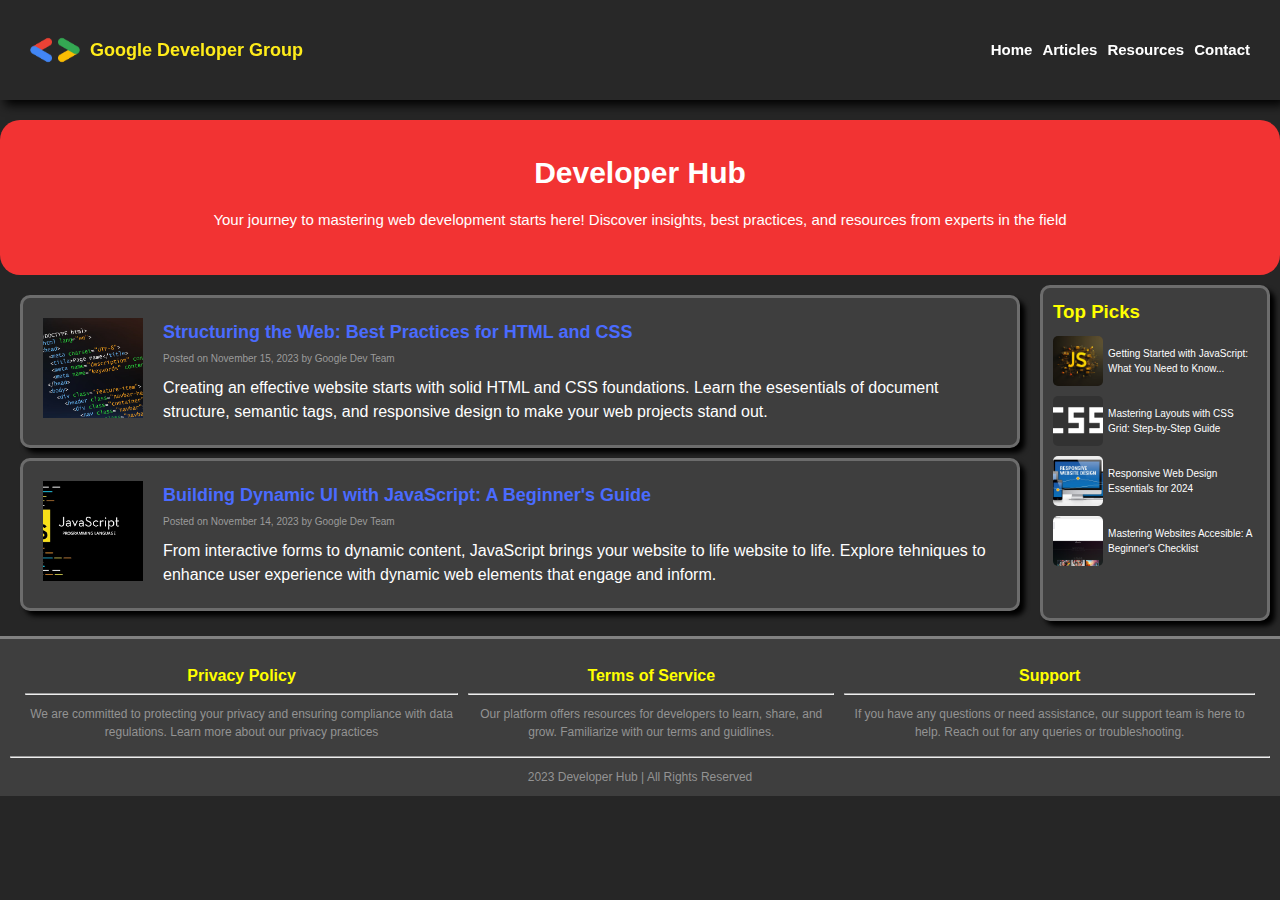
<file: Project/index.html>
<!DOCTYPE html>
<html lang="en">
  <head>
    <meta charset="UTF-8" />
    <meta name="viewport" content="width=device-width, initial-scale=1.0" />
    <title>Google-Themed Developer Hub</title>
    <link rel="stylesheet" href="style.css" >
  </head>
  <body>
    <div>
      <header>
        <nav class="navbar">
          <nav class="navbar-container">
          <!-- Step 1.1: Create a div for the logo container -->
           <div class="logo-container">
            <img class="logo-img-container" src="./assets/images/GDG-LOGO.png" alt="GDG Logo">
            <p>Google Developer Group</p>
           
           </div> 
           <ul class="nav-links-container">
              <li><a href="#">Home</a></li>
              <li><a href="#">Articles</a></li>
              <li><a href="#">Resources</a></li>
              <li><a href="#">Contact</a></li>
            </ul>
          <!-- Step 1.2: Inside the div, add an image element for the logo and a paragraph for the brand name -->
          <!-- Step 1.3: Create an unordered list for navigation links -->
          <!-- Step 1.4: Inside the unordered list, include the navigation items: Home, Articles, Resources, Contact -->
        </nav>
        </nav>
        
        <section>
          <div class="header-banner-container">
            <h1>Developer Hub</h1>
            <p>Your journey to mastering web development starts here! Discover insights, best practices, and resources from experts in the field</p>
          </div>
          <!-- Step 2.1: Create a div for the container of the introductory part -->
          <!-- Step 2.2: Inside the div, create a heading for the main title of the website, "Developer Hub" -->
          <!-- Step 2.3: Inside the div, create a paragraph describing the website. Example: "Your journey to mastering web development starts here..." -->
        </section>
      </header>

      <main class="main">
        <div class="main-posts" >
          <!-- Step 3.1: Create a div to contain the main blog posts -->
          <article>
            <!-- Step 3.2: Create an article element to group individual blog posts -->
            <div class="post">
              <!-- Step 3.3: Create a div for a single blog post -->
              <div class="post-image">
                <img src="./assets/images/post1.jpg" alt="HTML & CSS Code Snippet">
                <!-- Step 3.4: Inside the blog post div, create a div for the "post-image" -->
                <!-- Add an image for the blog post: src="assets/images/post1.jpg", alt="HTML & CSS Code Snippet" -->
              </div>
              <div class="post-content">
                <h2>Structuring the Web: Best Practices for HTML and CSS</h2>
                <p class="post-meta">Posted on November 15, 2023 by Google Dev Team</p>
                <p>Creating an effective website starts with solid HTML and CSS foundations. Learn the esesentials of document structure, semantic tags, and responsive design to make your web projects stand out.</p>
                <!-- Step 3.5: Inside the blog post div, create a div for the "post-content" -->
                <!-- Create an h2 for the blog post title -->
                <!-- Add a paragraph for the post metadata (e.g., "Posted on November 15, 2023 by Google Dev Team") -->
                <!-- Add a paragraph for the post summary (e.g., "Creating an effective website starts with solid HTML...") -->
              </div>
            </div>

            <!-- Step 3.6: Using the instructions above, create two more blog posts -->
            <div class="post">
              <div class="post-image">
                <img src="./assets/images/post2.png" alt="JavaScript Programming Language">
              </div>
              <div class="post-content">
                <h2>Building Dynamic UI with JavaScript: A Beginner's Guide</h2>
                <p class="post-meta">Posted on November 14, 2023 by Google Dev Team</p>
                <p>From interactive forms to dynamic content, JavaScript brings your website to life website to life. Explore tehniques to enhance user experience with dynamic web elements that engage and inform.</p>
              </div>
              <!-- Include the following for this post: src="assets/images/post2.png", title="Building Dynamic UI with JavaScript", metadata="Posted on November 14, 2023 by Google Dev Team", summary="From interactive forms to dynamic content, JavaScript brings your website to life..." -->
            </div>

          </article>
        </div>

        <aside class="sidebar">
          <!-- Step 4.1: Create an aside section for the sidebar -->
          <div class="popular-posts-side">
            <h3>Top Picks</h3>
            <!-- Step 4.2: Create a div for "popular-posts-side" -->
            <!-- Step 4.3: Add a subheading for the popular posts, e.g., "Top Picks" -->
            <!-- Step 4.4: Inside the "popular-posts-side", create multiple divs for popular posts -->
            <div class="popular-post">
              <img src="./assets/images/aside1.jpg" alt="pretty JS">
              <p>Getting Started with JavaScript: What You Need to Know...</p>
              <!-- For this post, include: src="assets/images/aside1.jpg", title="Getting Started with JavaScript", description="Explore the essentials of JavaScript for beginners..." -->
            </div>
            <div class="popular-post">
              <img src="assets/images/aside2.png" alt="CSS text">
              <p>Mastering Layouts with CSS Grid: Step-by-Step Guide</p>
              <!-- For this post, include: src="assets/images/aside2.png", title="CSS Grid Mastery", description="Learn how to create flexible layouts with CSS Grid..." -->
            </div>
            <div class="popular-post">
              <img src="./assets/images/aside3.jpg" alt="Responsive Website Design">
              <p>Responsive Web Design Essentials for 2024</p>
              <!-- For this post, include: src="assets/images/aside3.jpg", title="Responsive Design Essentials", description="Tips and tricks to build responsive websites in 2024..." -->
            </div>
            <div class="popular-post">
              <img src="assets/images/aside4.png" alt="">
              <p>Mastering Websites Accesible: A Beginner's Checklist</p>
            </div>
          </div>

          <div class="social-side">
            <!-- Step 4.5: Create a div for "social-side" -->

            <!-- Add a subheading, e.g., "Follow Us" -->
            <!-- Add anchor tags with social media images for Facebook, Twitter, Instagram, and LinkedIn -->
          </div>
        </aside>
      </main>

      <footer class="footer">
        <!-- Step 5.1: Create a div for the "footerBoxes" -->
        <div class="puter">
          <div class="footerBox">
            <h4>Privacy Policy</h4>
            <hr>
            <p>We are committed to protecting your privacy and ensuring compliance with data regulations. Learn more about our privacy practices</p>
          </div>
          <div class="footerBox">
            <h4>Terms of Service</h4>
            <hr>
            <p>Our platform offers resources for developers to learn, share, and grow. Familiarize with our terms and guidlines.</p>
          </div>
          <div class="footerBox">
            <h4>Support</h4>
            <hr>
            <p>If you have any questions or need assistance, our support team is here to help. Reach out for any queries or troubleshooting.</p>
          </div>
          <!-- Step 5.2: Inside the div, create individual "footerBox" divs for Privacy Policy, Terms of Service, and Support -->
          <!-- For Privacy Policy: Add an h3, an hr, and a paragraph explaining the policy -->
          <!-- For Terms of Service: Add an h3, an hr, and a paragraph explaining the terms -->
          <!-- For Support: Add an h3, an hr, and a paragraph explaining how to contact support -->
        </div>
        <hr />
        <!-- Step 5.3: Add a horizontal line as a separator -->
        <p >2023 Developer Hub | All Rights Reserved</p>
        <!-- Step 5.4: Add a paragraph for the copyright notice -->
      </footer>
    </div>
  </body>
</html>
</file>
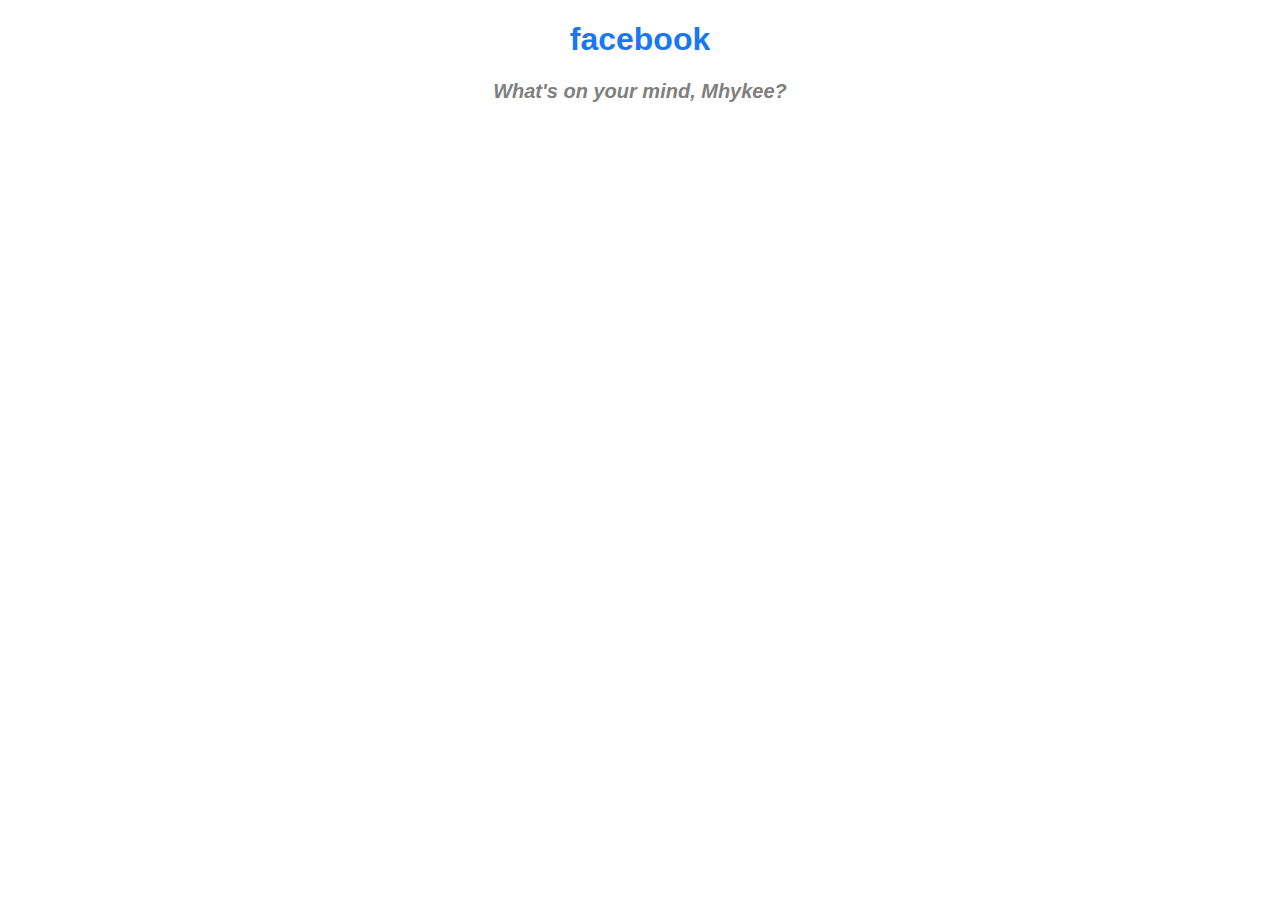
<file: Assigments-Exercises/CSS-Assigments/CSS-1/CSS1.html>
<!DOCTYPE html>

<html lang="en">

    <head>
        <meta charset="UTF-8">
        <meta name="viewport" content="width=device-width, initial-scale=1.0">
        <title>Facebook Logo Text</title>
        <link rel="stylesheet" href="./CSS1.css">
    </head>

    <body>
        <h1 class="fb-text-style">facebook</h1>
        <p class="fb-text-style">What's on your mind, Mhykee?</p>
    </body>

</html>
</file>
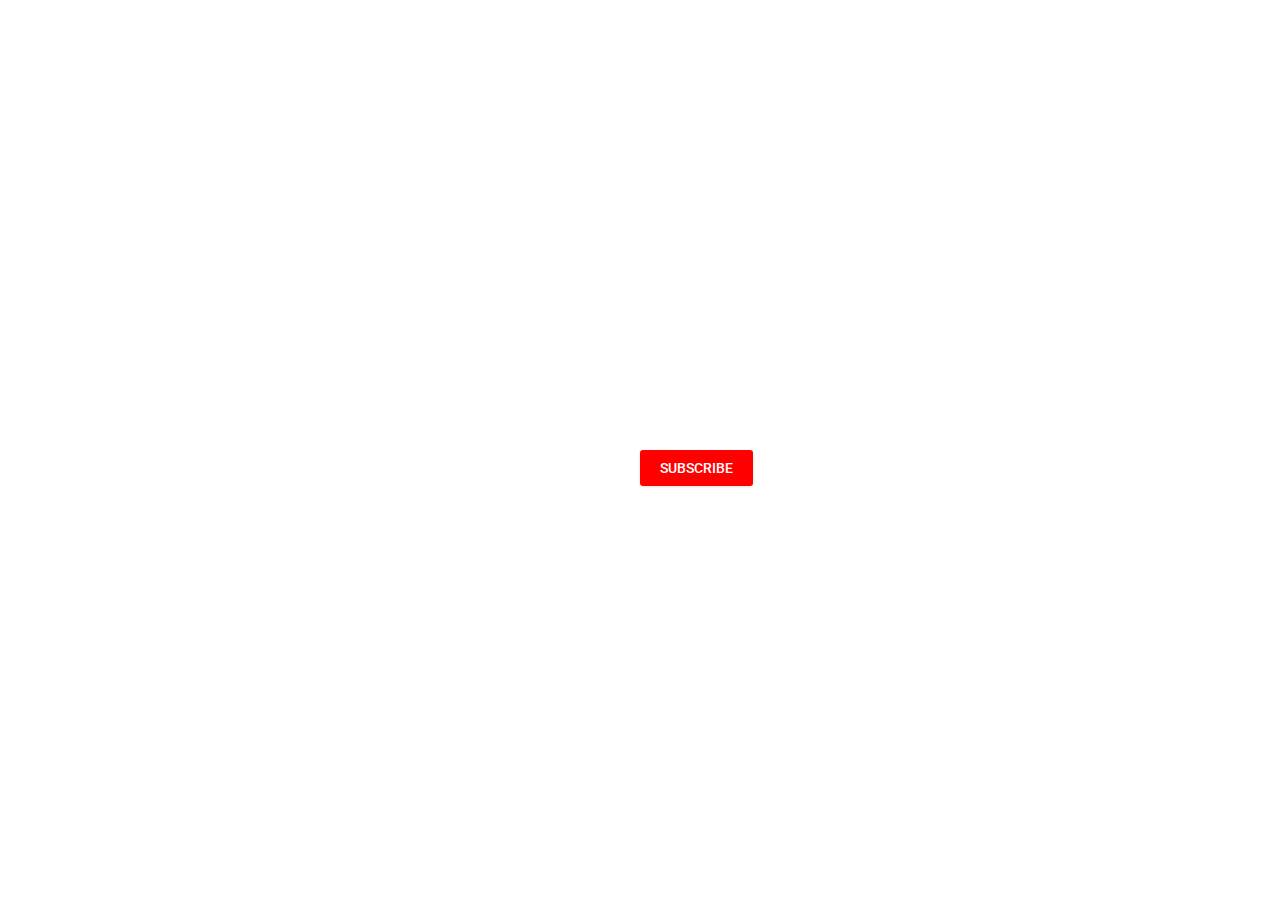
<file: Assigments-Exercises/CSS-Assigments/CSS-2/CSS2.html>
<!DOCTYPE html>
<html lang="en">
<head>
    <meta charset="UTF-8">
    <meta name="viewport" content="width=device-width, initial-scale=1.0">
    <link rel = "stylesheet" href = "CSS2.css">
    <link rel="preconnect" href="https://fonts.googleapis.com">
    <link rel="preconnect" href="https://fonts.gstatic.com" crossorigin>
    <link href="https://fonts.googleapis.com/css2?family=Roboto:ital,wght@0,100;0,300;0,400;0,500;0,700;0,900;1,100;1,300;1,400;1,500;1,700;1,900&display=swap" rel="stylesheet">
    <title>Button Styling</title>
</head>
<body>
    <div style =
    "position: absolute;
    left: 50%;
    right: 50%;
    top: 50%;">
        <button class = "subscribe-button">
            SUBSCRIBE
        </button>
    </div>
</body>
</html>
</file>
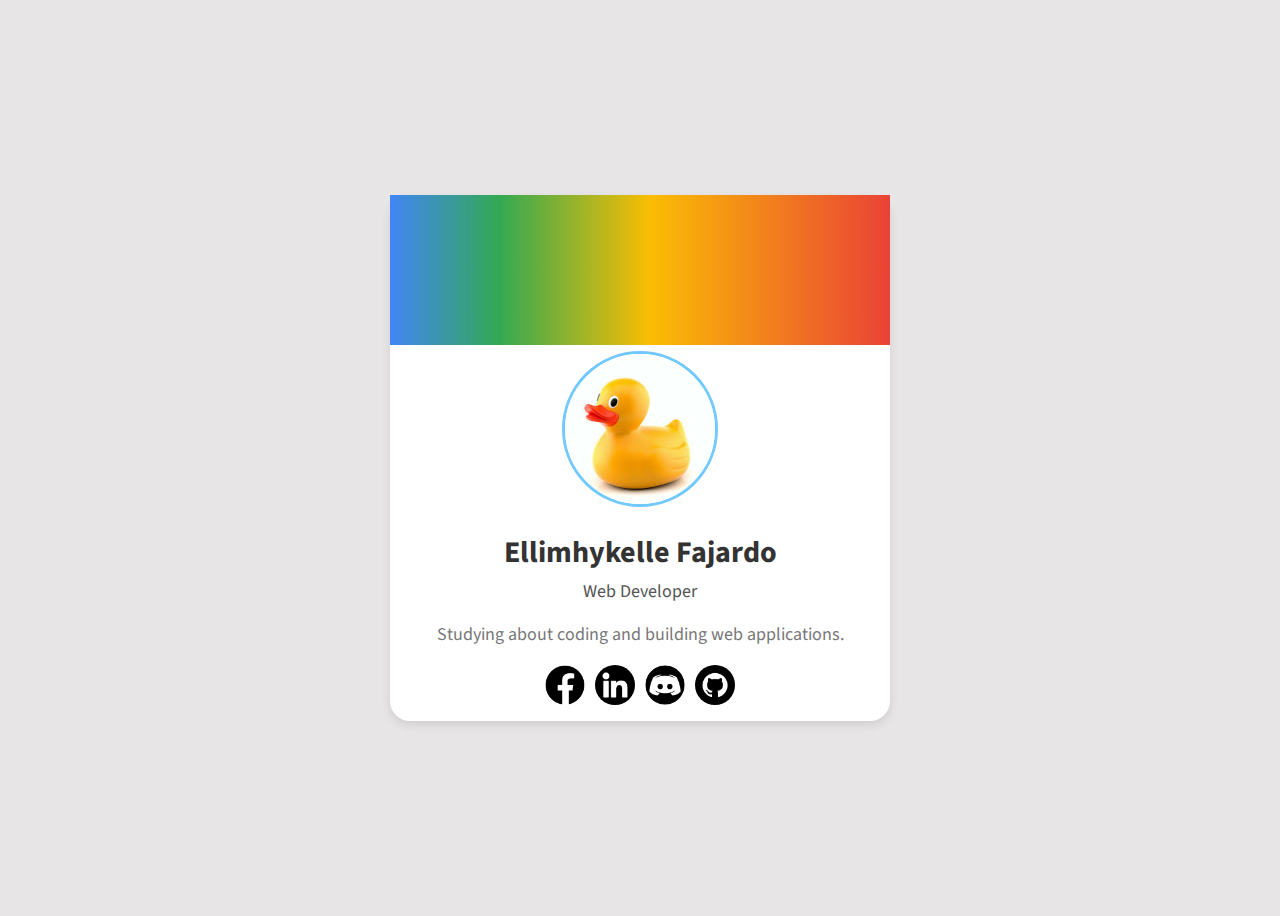
<file: Assigments-Exercises/CSS-Assigments/CSS-3/CSS3.html>
<!DOCTYPE html>
<html lang="en">
<head>
    <meta charset="UTF-8">
    <meta name="viewport" content="width=device-width, initial-scale=1.0">
    <title>Profile Card</title>
    <link rel="stylesheet" href="CSS3.css">
    <link rel="preconnect" href="https://fonts.googleapis.com">
    <link rel="preconnect" href="https://fonts.gstatic.com" crossorigin>
    <link href="https://fonts.googleapis.com/css2?family=Source+Sans+3:ital,wght@0,200..900;1,200..900&display=swap" rel="stylesheet">
</head>
<body>
    <div class="profile-card">
        <div class="cover-photo">
            <img src="./images/cover-photo.png" alt="Cover Photo">
        </div>
        <div class="profile-content">
            <div class="profile-picture">
                <img src="./images/rubberduck.jpg" alt="Profile Picture">
            </div>
            <div class="profile-info">
                <h2>Ellimhykelle Fajardo</h2>
                <p class="title">Web Developer</p>
                <p class="bio">Studying about coding and building web applications.</p>
            </div>
        </div>
        <div class="social">
            <ul>
                <li><a href="https://www.facebook.com/ellimhykellepfajardo/" target="_blank"><img src="images/facebook.png" alt="Facebook"></a></li>
                <li><a href="https://www.linkedin.com/in/ellimhykelle-fajardo-9530651a8/" target="_blank"><img src="images/linkedin.png" alt="LinkedIn"></a></li>
                <li><a href="http://discordapp.com/users/keeaboo" target="_blank"><img src="images/discord (1).png" alt="Discord"></a></li>
                <li><a href="https://github.com/keeaboo" target="_blank"><img src="images/github.png" alt="GitHub"></a></li>
            </ul>
        </div>        
    </div>
</body>
</html>
</file>
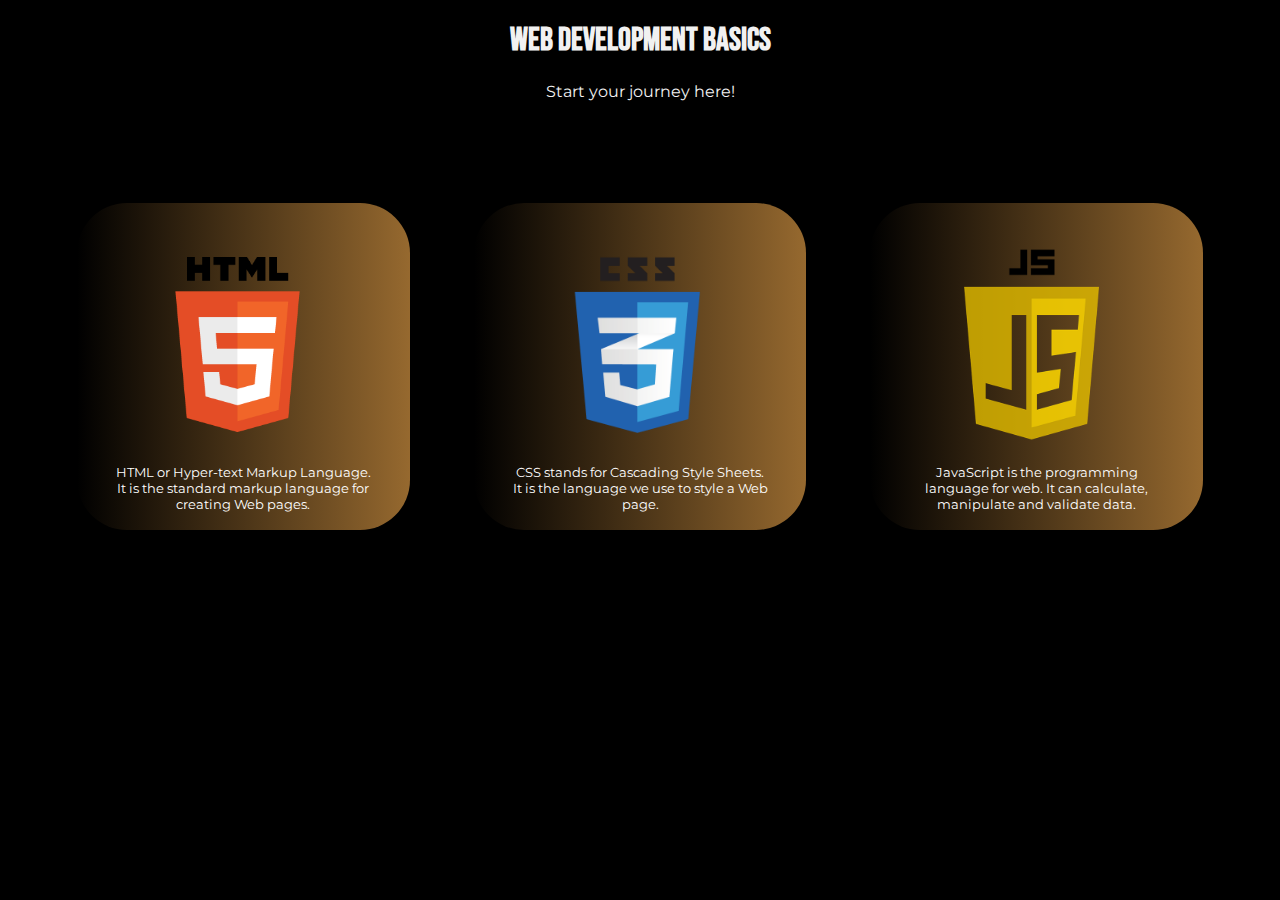
<file: Assigments-Exercises/CSS-Assigments/CSS-4/CSS4.html>
<!DOCTYPE html>
<html lang="en">
<head>
    <meta charset="UTF-8">
    <meta name="viewport" content="width=device-width, initial-scale=1.0">
    <link rel="stylesheet" href="CSS4.css">
    <link rel="preconnect" href="https://fonts.googleapis.com">
    <link rel="preconnect" href="https://fonts.gstatic.com" crossorigin>
    <link href="https://fonts.googleapis.com/css2?family=Source+Sans+3:ital,wght@0,200..900;1,200..900&display=swap" rel="stylesheet">
    <title>Flexbox Layout</title>
</head>
<body>
    <h1>Web Development Basics</h1>
    <p id="subtitle">Start your journey here!</p>

    <div class="flexboxContainer">

            <div id = "box1">
                <a href="https://www.w3schools.com/html/html_intro.asp" target="_blank">

                    <img src="./images/logoHtml.png" alt="html logo.png">
                    <p>HTML or Hyper-text Markup Language. It is the standard markup language for creating Web pages.</p>
                </a>
            </div>

            <div id = "box2">
                <a href="https://www.w3schools.com/css/default.asp" target="_blank">

                    <img src="./images/logoCss.png" alt="html logo.png">
                    <p>CSS stands for Cascading Style Sheets. It is the language we use to style a Web page.</p>
                </a>
            </div>

            <div id = "box3">
                <a href="https://www.w3schools.com/js/default.asp" target="_blank">
                    <img src="./images/logoJs.png" alt="html logo.png">
                    <p>JavaScript is the programming language for web. It can calculate, manipulate and validate data.</p>
                </a>
            </div>
            
    </div>
        
</body>
</html>
</file>
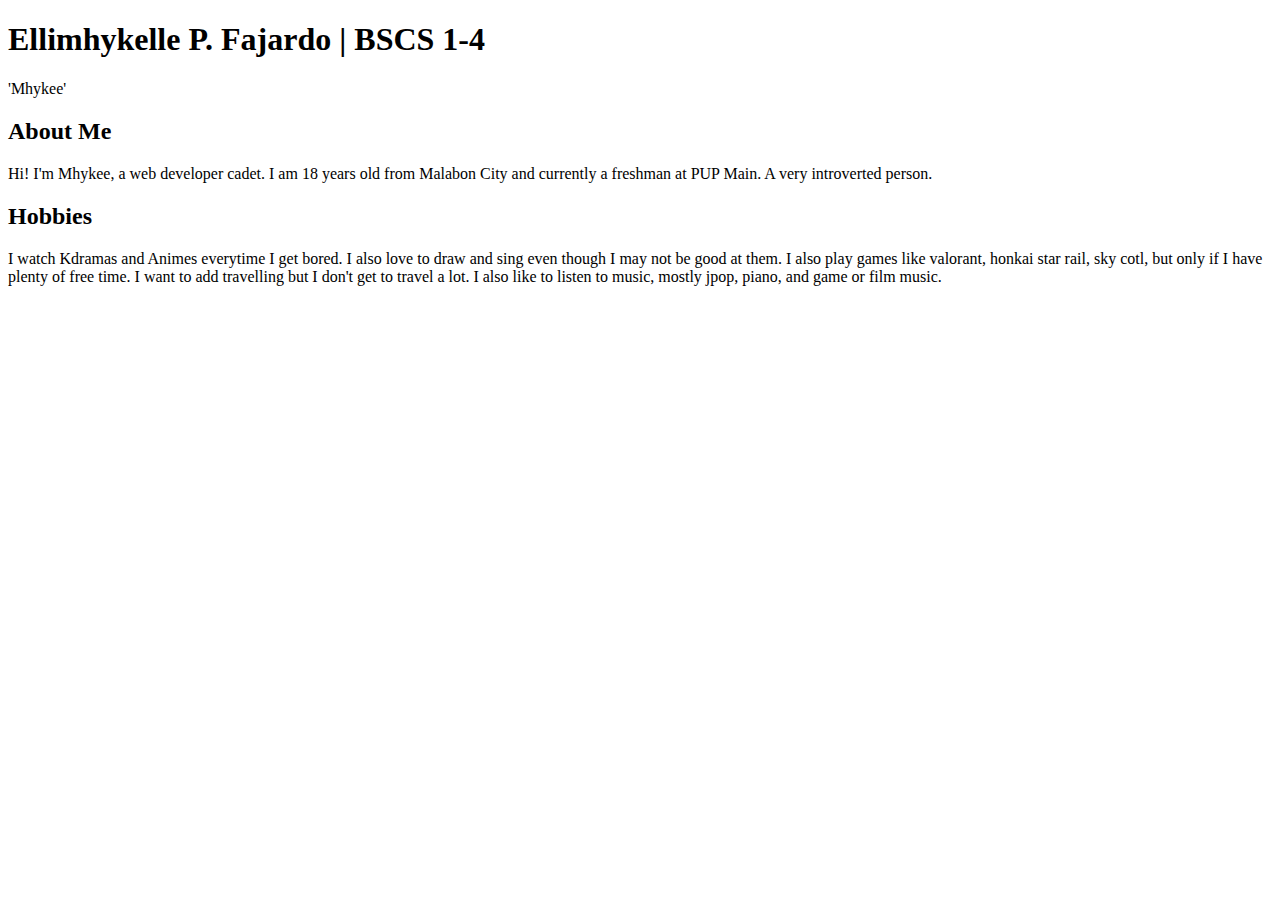
<file: Assigments-Exercises/HTML-Assigments/HTML-2/HTML-2.html>
<!DOCTYPE html>
<html>
<head>
    <title>Ellimhykelle Fajardo</title>
</head>
<body>
    <h1>Ellimhykelle P. Fajardo | BSCS 1-4 </h1>
    <p>'Mhykee'</p>
    <h2>About Me</h2>
    <p>Hi! I'm Mhykee, a web developer cadet. I am 18 years old from Malabon City and currently a freshman at PUP Main. A very introverted person.</p>
    <h2>Hobbies</h2>
    <p>I watch Kdramas and Animes everytime I get bored. I also love to draw and sing even though I may not be good at them. I also play games like valorant, honkai star rail, sky cotl, but only if I have plenty of free time. I want to add travelling but I don't get to travel a lot. I also like to listen to music, mostly jpop, piano, and game or film music.</p>
</body>
</html>
</file>
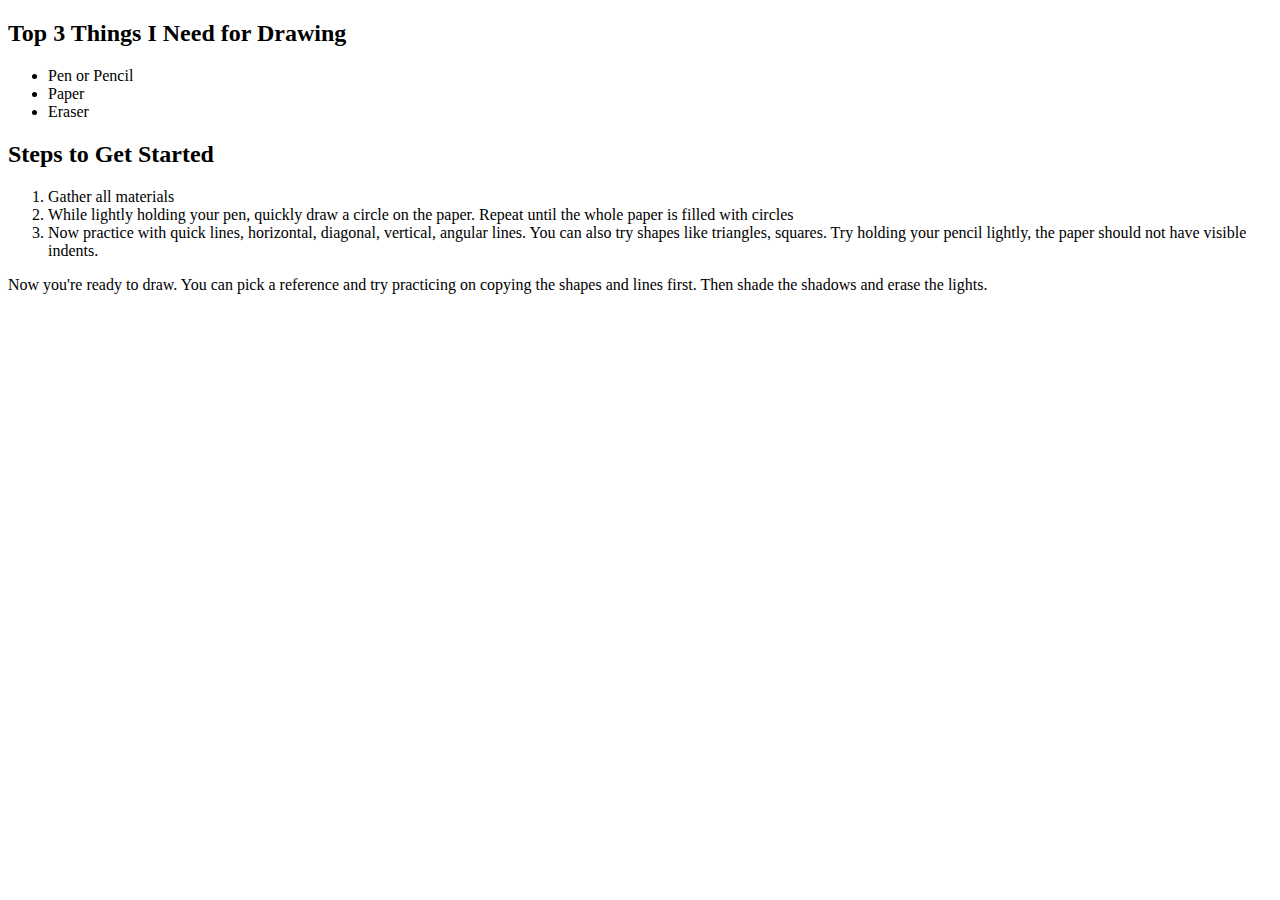
<file: Assigments-Exercises/HTML-Assigments/HTML-4/HTML-4.html>
<!DOCTYPE html>
<html lang="en">
  <head>
    <meta charset="UTF-8" />
    <meta name="viewport" content="width=device-width, initial-scale=1.0" />
    <title>Favorites List</title>
  </head>
  <body>
    <h2>Top 3 Things I Need for Drawing</h2>
        <ul>
            <li>Pen or Pencil</li>
            <li>Paper</li>
            <li>Eraser</li>
        </ul>
    <h2>Steps to Get Started</h2>
        <ol>
            <li>Gather all materials</li>
            <li>While lightly holding your pen, quickly draw a circle on the paper. Repeat until the whole paper is filled with circles</li>
            <li>Now practice with quick lines, horizontal, diagonal, vertical, angular lines. You can also try shapes like triangles, squares. Try holding your pencil lightly, the paper should not have visible indents.</li>
        </ol>
    <p>Now you're ready to draw. You can pick a reference and try practicing on copying the shapes and lines first. Then shade the shadows and erase the lights.</p>
  </body>
</html>
</file>
<file: Assigments-Exercises/CSS-Assigments/CSS-1/CSS1.css>
.fb-text-style {
    text-align: center;
    font-family: sans-serif;
}

h1 {
    color: #1877F2;
}

p {
    font-size: 20px;
    font-style: italic;
    font-weight: bold;
    color: gray;
}
</file>
<file: Assigments-Exercises/CSS-Assigments/CSS-2/CSS2.css>
.subscribe-button {
    background-color:#FF0000;
    color: #FFFFFF;
    font-family: 'Roboto', sans-serif;
    font-size: 14px;
    font-weight: 500;
    text-transform: uppercase;
    padding-top: 10px;
    padding-bottom: 10px;
    padding-left: 20px;
    padding-right: 20px;
    border: 0;
    border-radius: 3px;
    cursor: pointer;
    box-shadow: 0 1px 3px rgba(0, 0, 0, 0.12);
    transition: all 0.2 ease-in-out;
    outline: none;
}

button:hover{
    background-color: #CC0000;
    box-shadow:  (0 4px 6px rgba(0, 0, 0, 0.2));
    transform: scale(1.05);
}

button:active {
    background-color: #990000;
    transform: scale(0.98);
    box-shadow: (0 1px 3px rgba(0, 0, 0, 0.12));
}
</file>
<file: Assigments-Exercises/CSS-Assigments/CSS-3/CSS3.css>
body{
    font-family: 'Source Sans 3';
    background-color: #d7d4d49c;
    display: flex;
    justify-content: center;
    align-items: center;
    height: 100vh;
}

.profile-card {
    width: 500px;
    background-color: #ffffff;
    border-radius: 20px;
    box-shadow: 0 4px 10px rgba(0, 0, 0, 0.1);
    text-align: center;
}

.cover-photo img {
    width: 100%;
    height: 150px;
    object-fit: cover;
}

.profile-content {
    padding-left: 30px;
    padding-right: 30px;
    position: relative;
    margin-top: -10;
}


.profile-picture {
    width: 150px;
    height: 150px;
    border: 3px solid #71c9ff;
    border-radius: 50%;
    margin-left: auto;
    margin-right: auto;
    overflow: hidden;
    background-color: #ffffff;
    position: relative;
    z-index: 2;
}

.profile-picture img {
    width: 100%;
    height: 100%;
    object-fit: cover;
}

.profile-info h2 {
    font-size: 30px;
    font-weight: bold;
    margin-top: 10px 0 5px;
    margin-bottom: 0;
    color: #333333;
}

.title {
    font-size: 18px;
    color: #555555;
    margin: 5px 0;
}

.profile-info .bio {
    font-size: 18px;
    color: #777777;
    margin-top: 18px;
}

.social {
    margin-top: 10px;
    margin-bottom: 10px;
}

.social ul {
    display: flex;
    justify-content: center;
    padding: 0;
    margin: 0;
    list-style: none;
    gap: 10px;
}

.social li {
    display: inline-block;
}
.social a {
    display: inline-block;
    width: 40px;
    height: 40px;
    border-radius: 50%;
    overflow: hidden;
}

.social img {
    width: 100%;
    height: 100%;
}
</file>
<file: Assigments-Exercises/CSS-Assigments/CSS-4/CSS4.css>
@import url('https://fonts.googleapis.com/css2?family=Bebas+Neue&family=Montserrat:ital,wght@0,100..900;1,100..900&display=swap');


body {
    background-color: #000000;
    margin: 0;
    padding: 0;
    border: 0;

}

h1 {
    text-align: center;
    font-family: "Bebas Neue", sans-serif;
    color: #f1f1f1;
}

#subtitle {
    text-align: center;
    font-family: "Montserrat", sans-serif;
    color: #f1f1f1;
}

.flexboxContainer {
    width: 100%;
    height: 500px;
    display: flex;
    flex-direction: row;
    align-items: center;
    justify-content: center;
    gap: 5%;
    
}

.flexboxContainer > div {
    width: 20%;
    height: 50%;
    background-image: linear-gradient(to right, rgba(12, 62, 224, 0), rgb(150, 105, 47));
    flex-direction: column;
    gap: 5%;
    padding: 3%;
    transition: scale 2s, box-shadow 1s;
    cursor: pointer;
    border-radius: 50px;
}

img {
    margin-left: 20px;
}

a {
    text-decoration: none;
    text-align: center;
    font-family: 'Montserrat', sans-serif;
    color: white;
    font-size: small;
}

img {
    width: 80%;
}

.flexboxContainer > div:hover{
    /* instructions unclear */
    background-color: rgb(47, 255, 134);
    box-shadow: 0px 0px 20px 5px #50ff76 ;
    color: #50ff76;
    scale: 110%;
}
</file>
<file: Project/style.css>
/* General Reset */
/* Step 1: Reset default margins, padding, and box sizing for all elements */
* {
  margin: 0; 
    padding: 0; 
    box-sizing: border-box;
}

/* Step 2: Set global styles for the body */
body {
    font-family: sans-serif; 
    line-height: 1.5; 
    color: #ffffff; 
    background-color: rgb(38, 38, 38); 
    scroll-behavior:smooth;
    padding-top: 120px;
}

/* Navigation Bar Styling */
/* Step 3: Navigation Bar Styles */
.navbar {
    background-color: rgb(40, 40, 40); 
    color: white; 
    padding: 15px 20px; 
    box-shadow: 5px 5px 10px rgb(0, 0, 0);
    position: fixed;
    width: 100%;
    top:0;
    left: 0;
    z-index: 1000;
}

/* Step 4: Navbar Container Styles */
.navbar-container {
    display:flex; 
    justify-content:space-between;
    align-items:center;
    max-width: 100%; 
    margin: 10px;
    
}

/* Step 5: Logo Container Styles */
.logo-container {
  display: flex; 
    align-items:center; 
    gap: 10px;
    padding-right: 50px;
}

/* Step 6: Logo Image Styles */
.logo-container img {
    width: 50px; 
    height: 50px; 
    border-radius: 50%; 
    object-fit: cover;
}

/* Step 7: Logo Text Styles */
.logo-container p {
  font-size: large; 
    font-weight: bold; 
    color: rgb(255, 236, 26);
}

/* Step 8: Navigation Links Container Styles */
.nav-links-container {
  display: flex; 
    gap: 10px; 
    justify-content: center;
    list-style: none;
}

.nav-links li{
  margin: 0 15px;
}
/* Step 9: Navigation Link Styles */
.nav-links-container a {
  color: white; 
    text-decoration: none; 
    font-weight: bold; 
    transition: 0.3s;
    font-size: 15px;
}

/* Step 10: Navigation Link Hover Styles */
.nav-links-container a:hover {
  background-color:#555 ;
  border-radius: 5px;
}

/* Header Banner Styling */
/* Step 11: Header Banner Container Styles */
.header-banner-container {
  background: rgb(242, 51, 51); 
    color: white; 
    text-align: center; 
    padding: 30px; 
    border-radius: 20px;
}

/* Step 12: Header Banner Heading Styles */
.header-banner-container h1 {
    font-size: 30px; 
    font-weight: bold; 
    margin-bottom: 10px;
}

/* Step 13: Header Banner Paragraph Styles */
.header-banner-container p {
  font-size: 15px; 
    max-width: 100%; 
    margin: 10px; 
    line-height: 2;
}

/* Main Section */
/* Step 14: Main Content Container Styles */
.main {
   display: flex; 
    flex-wrap:nowrap; 
    gap: 10px; 
    max-width: 100%; 
    margin: 5px; 
    padding: 5px;
}

/* Step 15: Blog Post Container Styles */
.main-posts {
  flex: auto; 
    display:flex; 
    flex-direction:row ; 
    gap: 10px;
}

/* Step 16: Individual Blog Post Styles */
article > div {
   display:block; 
    background-color: rgb(62, 62, 62); 
    border: 3px solid rgb(108, 108, 108); 
    border-radius: 10px; 
    overflow:visible; 
    box-shadow: 5px 5px 5px rgb(0, 0, 0);
    margin: 10px;
}

/* Step 17: Blog Post Image Styles */
.post-image img {
  width: 100px; 
    height: 100px; 
    object-fit: cover;
}

.post {
  display:flex; 
    justify-content:space-between;
    align-items:center;
    max-width: 100%; 
    margin: 10px;
}

/* Step 18: Blog Post Content Container Styles */
.main-posts article div {
  padding: 10px;
}

/* Step 19: Blog Post Heading Styles */
.main-posts h2 {
  font-size: 18px; 
    color: #4a6bff; 
    margin-bottom: 5px;
}

/* Step 20: Blog Post Metadata Styles */
.post-meta {
  font-size: 10px; 
    color: #9b9b9b; 
    margin-bottom: 10px ;
}

/* Sidebar Styling */
/* Step 21: Sidebar Container Styles */
.sidebar {
  flex:content; 
    background-color: rgb(62, 62, 62); 
    border: 3px solid rgb(108, 108, 108); 
    border-radius: 10px; 
    padding: 10px; 
    box-shadow: 5px 5px 5px rgb(0, 0, 0);
}

/* Step 22: Sidebar Heading Styles */
.sidebar h3 {
  color: yellow; 
    margin-bottom: 10px;
}

/* Step 23: Popular Post Container Styles */
.popular-post {
  display: flex; 
    align-items: center; 
    margin-bottom: 10px;
}

/* Step 24: Popular Post Image Styles */
.popular-post img {
  width: 50px; 
    height: 50px; 
    border-radius: 5px; 
    object-fit: cover; 
    margin-right: 5px;
}

/* Step 25: Popular Post Link Styles */
.popular-post p {
    color: white; 
    font-size: 10px; 
}

/* Step 26: Popular Post Link Hover Styles */
.popular-post a:hover {
  /* color: ; */
}

/* Footer Styling */
/* Step 27: Footer Container Styles */
.footer {
  background-color: rgb(62, 62, 62); 
    color: rgb(147, 147, 147); 
    padding: 10px; 
    margin-top: 10px; 
    text-align: center; 
    border-top: 3px solid rgb(129, 129, 129);

  }

.puter  {
  display:flex; 
  justify-content:space-between;
  align-items:center;
  max-width: 100%; 
  margin: 10px;
}

/* Step 28: Footer Content Styles */
.footerBox {
  display:inline; 
    flex-wrap:nowrap; 
    justify-content: space-around; 
    gap: 5px; 
    max-width: 100%; 
    margin: 5px;
}

/* Step 29: Footer Heading Styles */
.footerBox h4 {
  margin-bottom: 5px; 
    color: yellow;
}

/* Step 30: Footer Paragraph Styles */
.footer p {
  font-size: 12px;
}

.footer p:last-child {
  margin-top: 10px; 
}

/* Responsive Design */
/* Step 31: Responsive Navbar Styles */
@media (max-width: 768px) {
  body{
    padding-top: 220px;
  }

  .navbar-container {
    flex-direction: column; 
      text-align: center;
  }

  .nav-links-container {
    flex-direction: column; 
      gap: 5px;
  }

  .header-banner-container h1 {
    font-size: 70%;
  }

  .header-banner-container p {
    font-size: 50%;
  }

  .main {
    flex-direction: column;
  }

  .main-posts article {
    flex-direction: column; 
      align-items: center; 
      text-align: center;
  }

  .main-posts article img {
    width: 70px; 
    height: 40px;
  }

  .main-posts p {
    font-size: 10px;
  }

  .footerBox {
    flex-direction: column; 
      text-align: center;
    font-size: 10px;
  }

  .footerBox p{
    font-size: 10px;
  }
}
</file>
